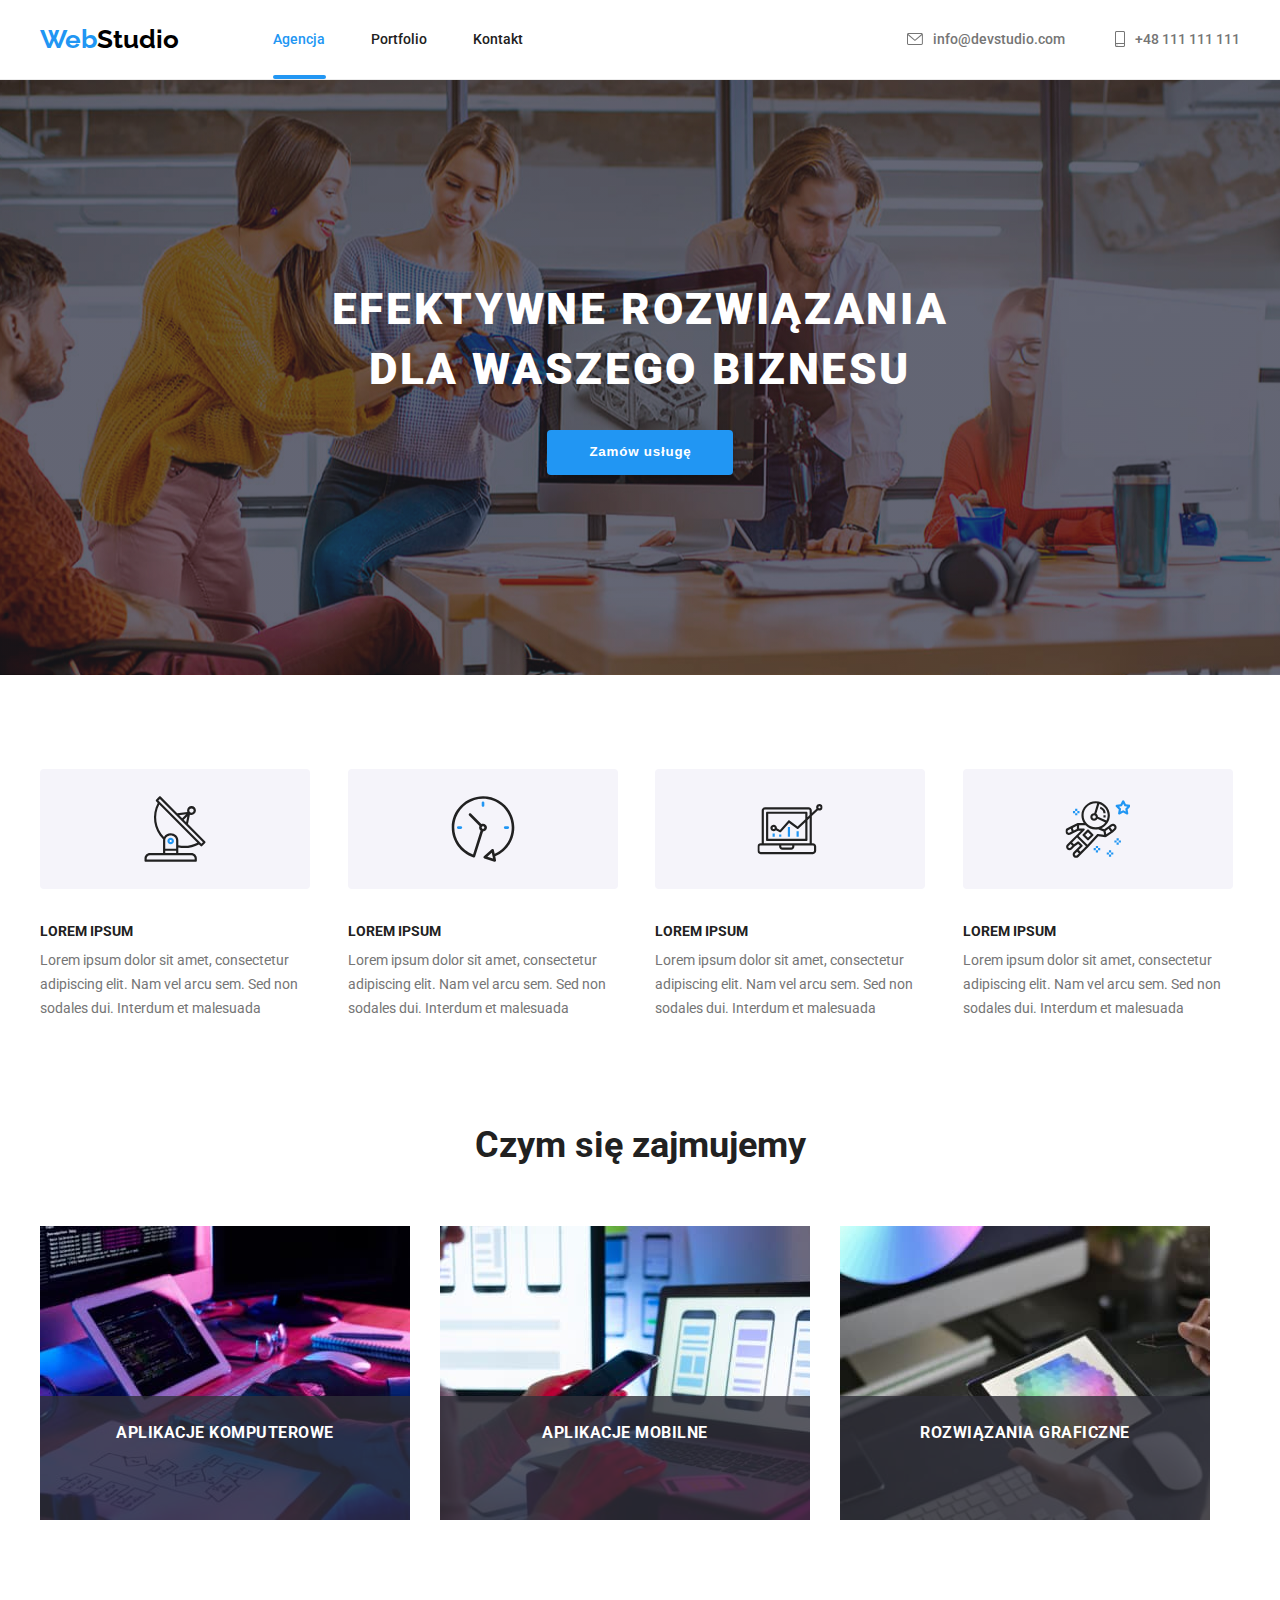
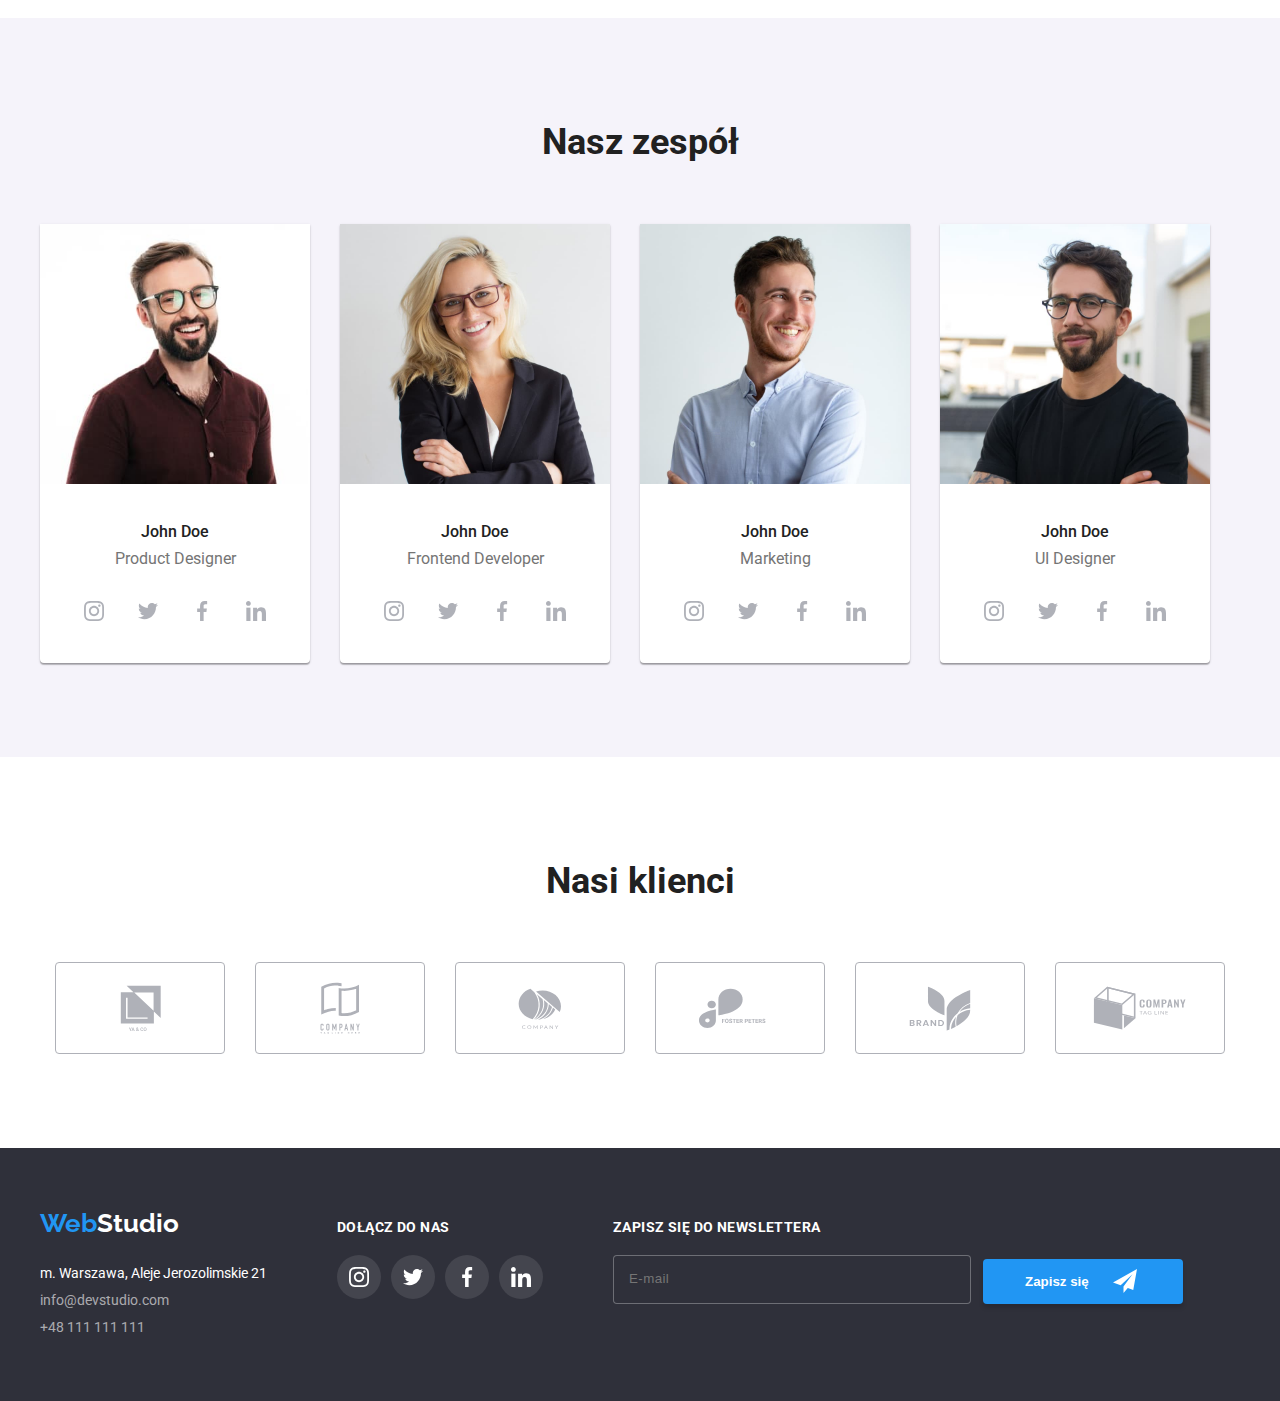
<file: index.html>
<!DOCTYPE html>
<html lang="pl">
  <head>
    <meta charset="UTF-8" />
    <meta http-equiv="X-UA-Compatible" content="IE=edge" />
    <meta name="viewport" content="width=device-width, initial-scale=1.0" />
    <title>EFEKTYWNE ROZWIĄZANIA DLA WASZEGO BIZNESU</title>
    <link
      rel="stylesheet"
      href="https://cdnjs.cloudflare.com/ajax/libs/modern-normalize/1.1.0/modern-normalize.min.css"
      integrity="sha512-wpPYUAdjBVSE4KJnH1VR1HeZfpl1ub8YT/NKx4PuQ5NmX2tKuGu6U/JRp5y+Y8XG2tV+wKQpNHVUX03MfMFn9Q=="
      crossorigin="anonymous"
      referrerpolicy="no-referrer"
    />
    <link rel="preconnect" href="https://fonts.googleapis.com" />
    <link rel="preconnect" href="https://fonts.gstatic.com" crossorigin />
    <link
      href="https://fonts.googleapis.com/css2?family=Raleway:wght@700&family=Roboto:wght@400;500;700;900&display=swap"
      rel="stylesheet"
    />
    <link rel="stylesheet" href="./css/styles.css" />
  </head>
  <body>
    <header class="header-border">
      <div class="container">
        <!-- menu-->
        <div class="header-top">
          <div class="logo-and-links">
            <a class="link logo" href="./index.html"
              ><span class="web-color">Web</span
              ><span class="studio-black">Studio</span></a
            >
            <div>
              <nav>
                <ul class="top-links">
                  <li class="link-style">
                    <a class="link agencja-link" href="./index.html"
                      ><span class="brand-color-link">Agencja</span></a
                    >
                  </li>
                  <li class="link-style">
                    <a class="link" href="./portfolio.html">Portfolio</a>
                  </li>
                  <li class="link-style">
                    <a class="link" href="#">Kontakt</a>
                  </li>
                </ul>
              </nav>
            </div>
          </div>

          <div class="top">
            <a class="link-contact" href="mailto:info@devstudio.com">
              <svg class="contact-icon" width="16" height="12">
                <use href="./images/icons.svg#icon-envelope"></use>
              </svg>
              <span>info@devstudio.com</span></a
            >

            <a class="link-contact" href="tel:+48111111111"
              ><svg class="contact-icon" width="10" height="16">
                <use href="./images/icons.svg#icon-smartphone"></use>
              </svg>
              <span>+48 111 111 111</span></a
            >
          </div>
        </div>
      </div>
    </header>
    <main>
      <section>
        <div class="main-header">
          <h1 class="title">EFEKTYWNE ROZWIĄZANIA DLA WASZEGO BIZNESU</h1>
          <button type="button" class="order-button" data-modal-open>
            Zamów usługę
          </button>
        </div>
        <div class="modal is-hidden" data-modal>
          <div class="window-modal">
            <p class="form-title">Zostaw swoje dane w formularzu poniżej</p>
            <button class="button-close" type="button" data-modal-close>
              <svg width="11" height="11">
                <use href="./images/icons.svg#icon-vv"></use>
              </svg>
            </button>
            <form class="contact-form" name="contact-form" autocomplete="on">
              <div class="input-class">
                <label for="name">Imię</label>
                <label class="input-box">
                  <svg width="12" height="12">
                    <use href="./images/icons.svg#icon-man"></use>
                  </svg>
                  <input class="input-form" id="name" type="text" name="name" />
                </label>
              </div>
              <div class="input-class">
                <label for="phone-number">Telefon</label>
                <label class="input-box">
                  <svg width="13" height="13">
                    <use href="./images/icons.svg#icon-icon-phone"></use>
                  </svg>
                  <input
                    class="input-form"
                    id="phone-number"
                    type="tel"
                    name="phone-number"
                  />
                </label>
              </div>
              <div class="input-class">
                <label for="email"> Email</label>
                <label class="input-box">
                  <svg class="" width="15" height="12">
                    <use href="./images/icons.svg#icon-icon-email"></use>
                  </svg>
                  <input
                    class="input-form"
                    id="email"
                    type="email"
                    name="email"
                  />
                </label>
              </div>
              <div class="input-class">
                <label for="comment"> Komentarz</label>
                <textarea
                  class="textarea-comment"
                  id="comment"
                  name="comment"
                  placeholder="Wprowadź tekst"
                ></textarea>
              </div>
              <div>
                <label class="agreement-form">
                  <input class="hidden-checkbox" type="checkbox" />
                  <div class="custom-checkbox">
                    <svg class="custom-checkbox-img" height="16px" width="16px">
                      <use href="./images/icons.svg#icon-checked"></use>
                    </svg>
                  </div>
                  <span class="agreement-text"
                    >Oświadczam iż akceptuję <a href="#">Regulamin</a> i
                    <a href="#">Politykę Prywatności.</a></span
                  >
                </label>
              </div>
              <button class="form-send-button" type="submit">Wyślij</button>
            </form>
          </div>
        </div>
      </section>
      <section class="section">
        <div class="container">
          <!-- sekcja lorem ipsum-->
          <ul class="lorem-list">
            <li>
              <svg class="our-adventages" width="65.43" height="70">
                <use href="./images/icons.svg#icon-antenna-1"></use>
              </svg>
              <h3 class="title-lorem-ipsum">LOREM IPSUM</h3>
              <p class="description-lorem-ipsum">
                Lorem ipsum dolor sit amet, consectetur adipiscing elit. Nam vel
                arcu sem. Sed non sodales dui. Interdum et malesuada
              </p>
            </li>
            <li>
              <svg class="our-adventages" width="65.43" height="70">
                <use href="./images/icons.svg#icon-clock-1"></use>
              </svg>
              <h3 class="title-lorem-ipsum">LOREM IPSUM</h3>
              <p class="description-lorem-ipsum">
                Lorem ipsum dolor sit amet, consectetur adipiscing elit. Nam vel
                arcu sem. Sed non sodales dui. Interdum et malesuada
              </p>
            </li>
            <li>
              <svg class="our-adventages" width="65.43" height="70">
                <use href="./images/icons.svg#icon-diagram-1"></use>
              </svg>
              <h3 class="title-lorem-ipsum">LOREM IPSUM</h3>
              <p class="description-lorem-ipsum">
                Lorem ipsum dolor sit amet, consectetur adipiscing elit. Nam vel
                arcu sem. Sed non sodales dui. Interdum et malesuada
              </p>
            </li>
            <li>
              <svg class="our-adventages" width="65.43" height="70">
                <use href="./images/icons.svg#icon-astronaut-1"></use>
              </svg>
              <h3 class="title-lorem-ipsum">LOREM IPSUM</h3>
              <p class="description-lorem-ipsum">
                Lorem ipsum dolor sit amet, consectetur adipiscing elit. Nam vel
                arcu sem. Sed non sodales dui. Interdum et malesuada
              </p>
            </li>
          </ul>
        </div>
      </section>
      <section class="section what-we-do">
        <div class="container">
          <!--Czym się zajmujemy-->
          <h2 class="headline">Czym się zajmujemy</h2>

          <ul class="lorem-list">
            <li>
              <div class="whatwedo-list">
                <img
                  src="images/typing-on-keyboard.jpg"
                  alt="Zdjęcie osoby pracującej przy biurku"
                  height="294"
                  width="370"
                />
                <p class="whatwedo-description">aplikacje komputerowe</p>
              </div>
            </li>
            <li>
              <div class="whatwedo-list">
                <img
                  src="images/typing-on-phone.jpg"
                  alt="Zdjęcie osoby siedzącej przy biurku z telefonem w ręku"
                  height="294"
                  width="370"
                />
                <p class="whatwedo-description">aplikacje mobilne</p>
              </div>
            </li>
            <li>
              <div class="whatwedo-list">
                <img
                  src="images/working-on-tablet.jpg"
                  alt="Zdjęcie osoby pracującej na tablecie"
                  height="294"
                  width="370"
                />
                <p class="whatwedo-description">rozwiązania graficzne</p>
              </div>
            </li>
          </ul>
        </div>
      </section>
      <section class="our-team-section section">
        <div class="container">
          <!--Sekcja Nasz zespół-->
          <h2 class="headline">Nasz zespół</h2>

          <ul class="team-list">
            <li>
              <figure class="box-team">
                <img
                  src="images/JohnDoe.jpg"
                  alt="Zdjęcie John Doe"
                  height="260"
                  width="270"
                />
                <figcaption>
                  <h3 class="name-surname">John Doe</h3>
                  <p class="description-team">Product Designer</p>
                  <div class="team-social-links-list">
                    <a class="team-social-link" href="#" target="_blank">
                      <svg width="20" height="20">
                        <use href="./images/icons.svg#icon-instagram-2"></use>
                      </svg>
                    </a>
                    <a class="team-social-link" href="#" target="_blank">
                      <svg width="20" height="20">
                        <use href="./images/icons.svg#icon-twitter-1"></use>
                      </svg>
                    </a>
                    <a class="team-social-link" href="#" target="_blank">
                      <svg width="20" height="20">
                        <use href="./images/icons.svg#icon-facebook-1"></use>
                      </svg>
                    </a>
                    <a class="team-social-link" href="#" target="_blank">
                      <svg width="20" height="20">
                        <use href="./images/icons.svg#icon-linkedin-1"></use>
                      </svg>
                    </a>
                  </div>
                </figcaption>
              </figure>
            </li>
            <li>
              <figure class="box-team">
                <img
                  src="images/JanettDoe.jpg"
                  alt="Zdjęcie John Doe"
                  height="260"
                  width="270"
                />
                <figcaption>
                  <h3 class="name-surname">John Doe</h3>
                  <p class="description-team">Frontend Developer</p>
                  <div class="team-social-links-list">
                    <a class="team-social-link" href="#" target="_blank">
                      <svg width="20" height="20">
                        <use href="./images/icons.svg#icon-instagram-2"></use>
                      </svg>
                    </a>
                    <a class="team-social-link" href="#" target="_blank">
                      <svg width="20" height="20">
                        <use href="./images/icons.svg#icon-twitter-1"></use>
                      </svg>
                    </a>
                    <a class="team-social-link" href="#" target="_blank">
                      <svg width="20" height="20">
                        <use href="./images/icons.svg#icon-facebook-1"></use>
                      </svg>
                    </a>
                    <a class="team-social-link" href="#" target="_blank">
                      <svg width="20" height="20">
                        <use href="./images/icons.svg#icon-linkedin-1"></use>
                      </svg>
                    </a>
                  </div>
                </figcaption>
              </figure>
            </li>
            <li>
              <figure class="box-team">
                <img
                  src="images/IanDoe.jpg"
                  alt="Zdjęcie John Doe"
                  height="260"
                  width="270"
                />
                <figcaption>
                  <h3 class="name-surname">John Doe</h3>
                  <p class="description-team">Marketing</p>
                  <div class="team-social-links-list">
                    <a class="team-social-link" href="#" target="_blank">
                      <svg width="20" height="20">
                        <use href="./images/icons.svg#icon-instagram-2"></use>
                      </svg>
                    </a>
                    <a class="team-social-link" href="#" target="_blank">
                      <svg width="20" height="20">
                        <use href="./images/icons.svg#icon-twitter-1"></use>
                      </svg>
                    </a>
                    <a class="team-social-link" href="#" target="_blank">
                      <svg width="20" height="20">
                        <use href="./images/icons.svg#icon-facebook-1"></use>
                      </svg>
                    </a>
                    <a class="team-social-link" href="#" target="_blank">
                      <svg width="20" height="20">
                        <use href="./images/icons.svg#icon-linkedin-1"></use>
                      </svg>
                    </a>
                  </div>
                </figcaption>
              </figure>
            </li>
            <li>
              <figure class="box-team">
                <img
                  src="images/FrankDoe.jpg"
                  alt="Zdjęcie John Doe"
                  height="260"
                  width="270"
                />
                <figcaption>
                  <h3 class="name-surname">John Doe</h3>
                  <p class="description-team">UI Designer</p>
                  <div class="team-social-links-list">
                    <a class="team-social-link" href="#" target="_blank">
                      <svg width="20" height="20">
                        <use href="./images/icons.svg#icon-instagram-2"></use>
                      </svg>
                    </a>
                    <a class="team-social-link" href="#" target="_blank">
                      <svg width="20" height="20">
                        <use href="./images/icons.svg#icon-twitter-1"></use>
                      </svg>
                    </a>
                    <a class="team-social-link" href="#" target="_blank">
                      <svg width="20" height="20">
                        <use href="./images/icons.svg#icon-facebook-1"></use>
                      </svg>
                    </a>
                    <a class="team-social-link" href="#" target="_blank">
                      <svg width="20" height="20">
                        <use href="./images/icons.svg#icon-linkedin-1"></use>
                      </svg>
                    </a>
                  </div>
                </figcaption>
              </figure>
            </li>
          </ul>
        </div>
      </section>
      <section class="section">
        <div class="container">
          <h2 class="headline">Nasi klienci</h2>
          <div class="our-clients-list">
            <a class="our-client-link" href="#" target="_blank">
              <svg width="41px" height="46.7px">
                <use href="./images/icons.svg#icon-yaco"></use>
              </svg>
            </a>
            <a class="our-client-link" href="#" target="_blank">
              <svg width="40px" height="52px">
                <use href="./images/icons.svg#icon-company"></use>
              </svg>
            </a>
            <a class="our-client-link" href="#" target="_blank">
              <svg width="43.46px" height="41.18px">
                <use href="./images/icons.svg#icon-company2"></use>
              </svg>
            </a>
            <a class="our-client-link" href="#" target="_blank">
              <svg width="84.44px" height="40.62px">
                <use href="./images/icons.svg#icon-fosterpeters"></use>
              </svg>
            </a>

            <a class="our-client-link" href="#" target="_blank">
              <svg width="62.54px" height="45.43px">
                <use href="./images/icons.svg#icon-brand"></use>
              </svg>
            </a>
            <a class="our-client-link" href="#" target="_blank">
              <svg width="93.79px" height="43.93px">
                <use href="./images/icons.svg#icon-company3"></use>
              </svg>
            </a>
          </div>
        </div>
      </section>
    </main>
    <footer>
      <div class="footer-style">
        <div class="container">
          <!-- stopka-->
          <div class="footer-left">
            <a class="link logo" href="./index.html"
              ><span class="web-color">Web</span
              ><span class="studio-white">Studio</span></a
            >
            <address class="address-style">
              <a
                class="link-white"
                href="https://goo.gl/maps/65fGwpyDX6Cznndh6"
                target="_blank"
                >m. Warszawa, Aleje Jerozolimskie 21</a
              >
              <br />
              <a class="link-grey" href="mailto:info@devstudio.com"
                >info@devstudio.com</a
              ><br />
              <a class="link-grey" href="tel:+48111111111">+48 111 111 111</a>
            </address>
          </div>
          <div class="footer-right">
            <h3 class="join-us">Dołącz do nas</h3>
            <div class="footer-social-links-list">
              <a class="footer-social-link" href="#" target="_blank">
                <svg width="20" height="20">
                  <use href="./images/icons.svg#icon-instagram-2"></use>
                </svg>
              </a>
              <a class="footer-social-link" href="#" target="_blank">
                <svg width="20" height="20">
                  <use href="./images/icons.svg#icon-twitter-1"></use>
                </svg>
              </a>
              <a class="footer-social-link" href="#" target="_blank">
                <svg width="20" height="20">
                  <use href="./images/icons.svg#icon-facebook-1"></use>
                </svg>
              </a>
              <a class="footer-social-link" href="#" target="_blank">
                <svg width="20" height="20">
                  <use href="./images/icons.svg#icon-linkedin-1"></use>
                </svg>
              </a>
            </div>
          </div>
          <div>
            <form name="newsletter" class="newsletter">
              <label class="footer-newsletter">
                <p class="footer-newsletter">Zapisz się do newslettera</p>
                <input
                  class="newsletter-input"
                  type="email"
                  name="mail"
                  placeholder="E-mail"
                />
              </label>
              <button class="newsletter-button" type="submit">
                <span>Zapisz się</span>
                <svg width="24" height="24">
                  <use href="./images/icons.svg#icon-icon-send"></use>
                </svg>
              </button>
            </form>
          </div>
        </div>
      </div>
    </footer>
    <script src="./js/modal.js"></script>
  </body>
</html>
</file>
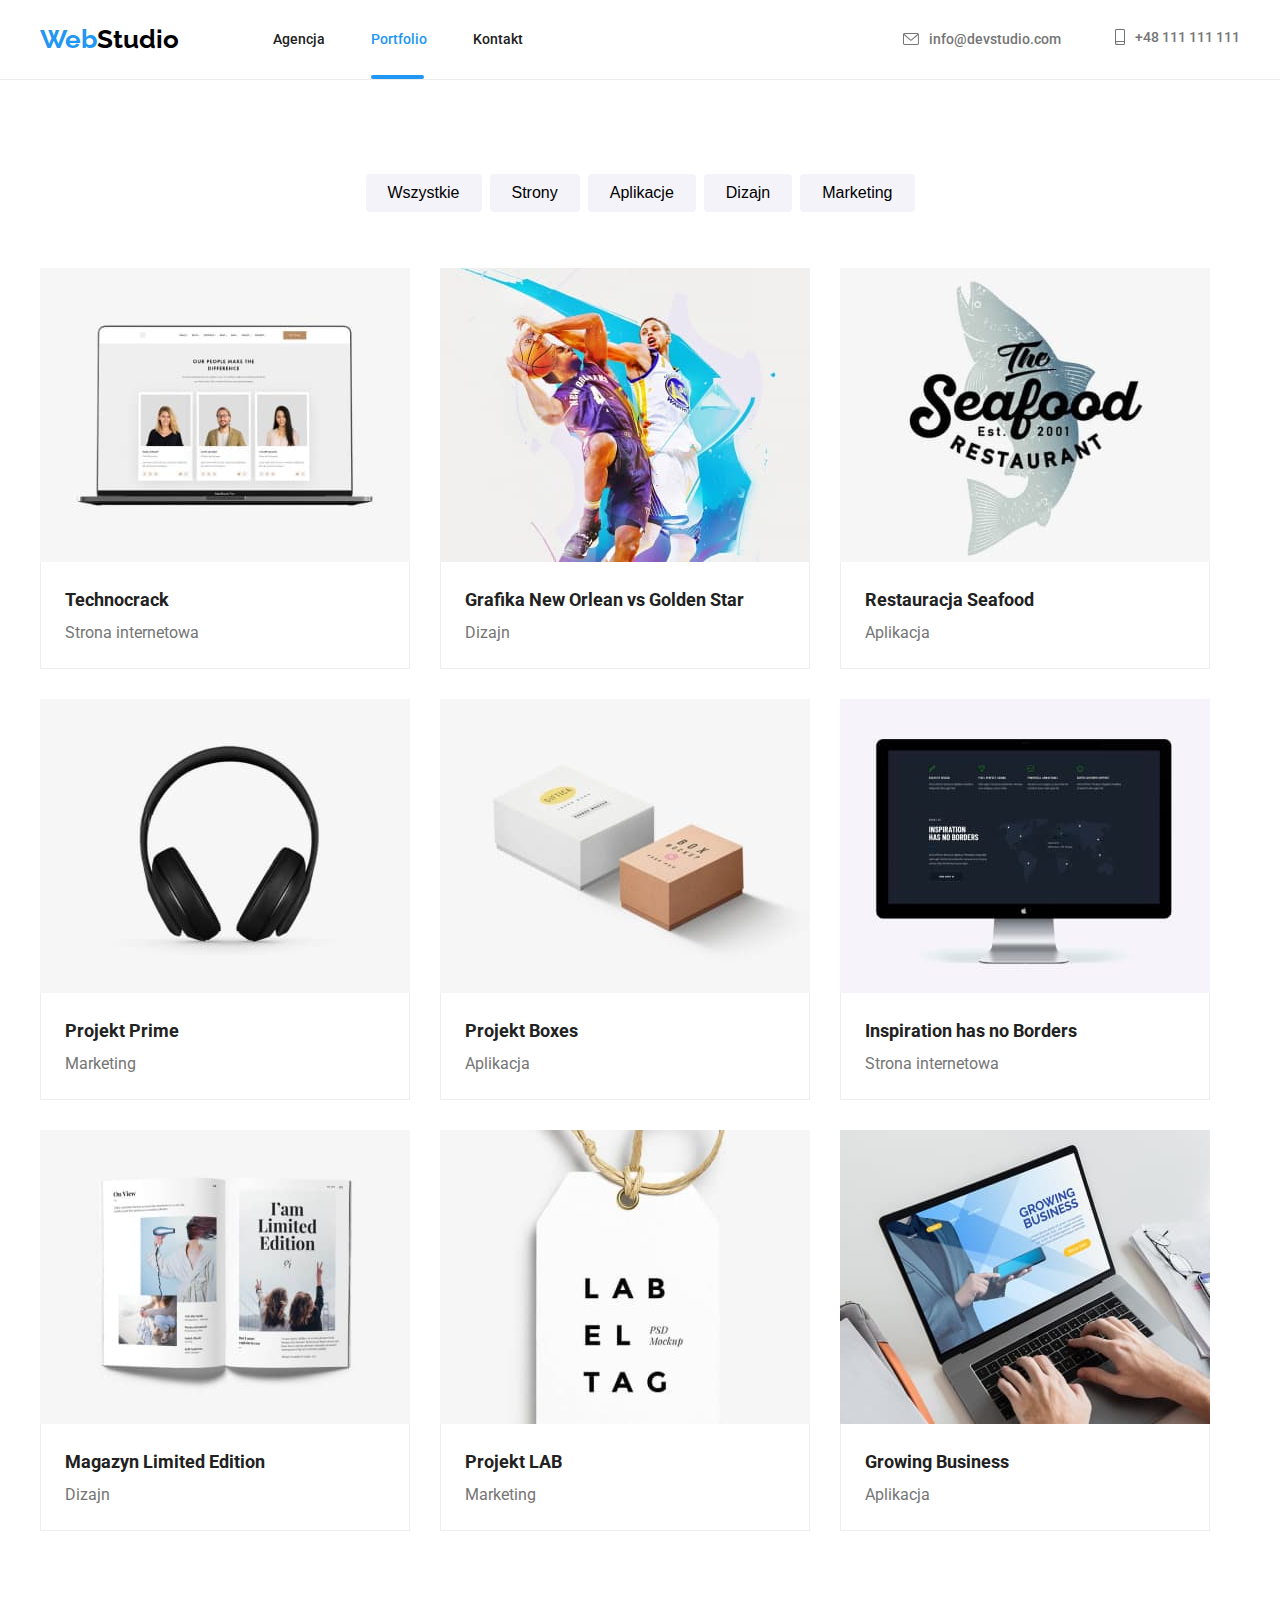
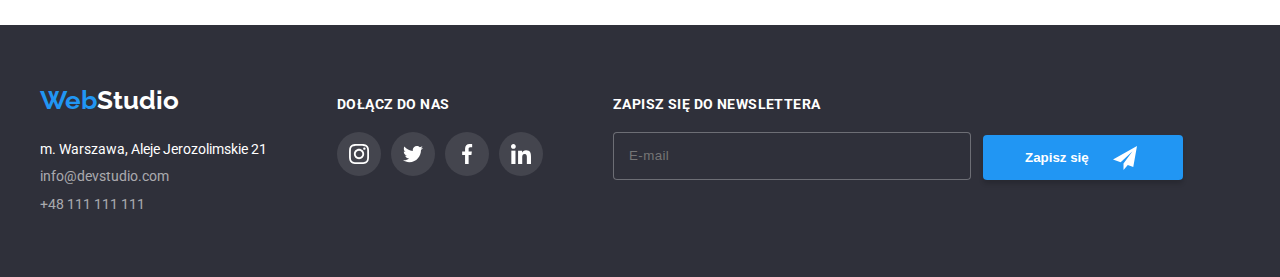
<file: portfolio.html>
<!DOCTYPE html>
<html lang="pl">
  <head>
    <meta charset="UTF-8" />
    <meta http-equiv="X-UA-Compatible" content="IE=edge" />
    <meta name="viewport" content="width=device-width, initial-scale=1.0" />
    <title>PORTFOLIO</title>
    <link
      rel="stylesheet"
      href="https://cdnjs.cloudflare.com/ajax/libs/modern-normalize/1.1.0/modern-normalize.min.css"
      integrity="sha512-wpPYUAdjBVSE4KJnH1VR1HeZfpl1ub8YT/NKx4PuQ5NmX2tKuGu6U/JRp5y+Y8XG2tV+wKQpNHVUX03MfMFn9Q=="
      crossorigin="anonymous"
      referrerpolicy="no-referrer"
    />
    <link rel="preconnect" href="https://fonts.googleapis.com" />
    <link rel="preconnect" href="https://fonts.gstatic.com" crossorigin />
    <link
      href="https://fonts.googleapis.com/css2?family=Raleway:wght@700&family=Roboto:wght@400;500;700;900&display=swap"
      rel="stylesheet"
    />
    <link rel="stylesheet" href="./css/styles.css" />
  </head>

  <body>
    <header class="header-border">
      <div class="container">
        <!-- menu-->
        <div class="header-top">
          <div class="logo-and-links">
            <a class="link logo" href="./index.html"
              ><span class="web-color">Web</span
              ><span class="studio-black">Studio</span></a
            >
            <div>
              <nav>
                <ul class="top-links">
                  <li class="link-style">
                    <a class="link" href="./index.html">Agencja</a>
                  </li>
                  <li class="link-style">
                    <a class="link portfolio-link" href="./portfolio.html"
                      ><span class="brand-color-link">Portfolio</span></a
                    >
                  </li>
                  <li class="link-style">
                    <a class="link" href="#">Kontakt</a>
                  </li>
                </ul>
              </nav>
            </div>
          </div>

          <div>
            <a class="link-contact" href="mailto:info@devstudio.com">
              <svg class="contact-icon" width="16" height="12">
                <use href="./images/icons.svg#icon-envelope"></use>
              </svg>
              info@devstudio.com</a
            >

            <a class="link-contact" href="tel:+48111111111"
              ><svg class="contact-icon" width="10" height="16">
                <use href="./images/icons.svg#icon-smartphone"></use>
              </svg>
              +48 111 111 111</a
            >
          </div>
        </div>
      </div>
    </header>
    <main>
      <section class="filters section">
        <div class="container">
          <ul class="filter-list">
            <li>
              <button class="filter-button" type="button">Wszystkie</button>
            </li>
            <li>
              <button class="filter-button" type="button">Strony</button>
            </li>
            <li>
              <button class="filter-button" type="button">Aplikacje</button>
            </li>
            <li>
              <button class="filter-button" type="button">Dizajn</button>
            </li>
            <li>
              <button class="filter-button" type="button">Marketing</button>
            </li>
          </ul>
        </div>
        <div class="container">
          <ul class="portfolio-list">
            <li tabindex="0">
              <figure>
                <div class="portfolio-overlay">
                  <img
                    src="./images/technocrack.jpg"
                    alt="Zdjęcie przedstawiające MacBook Pro na białym tle z wyświetlą stroną internetową"
                    width="370"
                    height="294"
                  />
                  <p class="overlay-description">
                    Technocrack jest popularną platformą wykorzystywaną do
                    rozpowszechniania koronawirusa. Firmy wykorzystują tę
                    platformę do celów szpiegowskich i ataków na
                    niezabezpieczone serwery konkurencji
                  </p>
                </div>
                <figcaption class="item-box">
                  <h3 class="product-name">Technocrack</h3>
                  <p class="product-description">Strona internetowa</p>
                </figcaption>
              </figure>
            </li>
            <li tabindex="0">
              <figure>
                <div class="portfolio-overlay">
                  <img
                    src="./images/goldenstar.jpg"
                    alt="Grafika przedstawiajaca dwóch koszykarzy w walce o piłkę"
                    width="370"
                    height="294"
                  />
                  <p class="overlay-description">
                    Technocrack jest popularną platformą wykorzystywaną do
                    rozpowszechniania koronawirusa. Firmy wykorzystują tę
                    platformę do celów szpiegowskich i ataków na
                    niezabezpieczone serwery konkurencji
                  </p>
                </div>
                <figcaption class="item-box">
                  <h3 class="product-name">
                    Grafika New Orlean vs Golden Star
                  </h3>
                  <p class="product-description">Dizajn</p>
                </figcaption>
              </figure>
            </li>
            <li tabindex="0">
              <figure>
                <div class="portfolio-overlay">
                  <img
                    src="./images/seafood.jpg"
                    alt="Grafika przedstawiająca logo restauracji z owocami morza"
                    width="370"
                    height="294"
                  />
                  <p class="overlay-description">
                    Technocrack jest popularną platformą wykorzystywaną do
                    rozpowszechniania koronawirusa. Firmy wykorzystują tę
                    platformę do celów szpiegowskich i ataków na
                    niezabezpieczone serwery konkurencji
                  </p>
                </div>
                <figcaption class="item-box">
                  <h3 class="product-name">Restauracja Seafood</h3>
                  <p class="product-description">Aplikacja</p>
                </figcaption>
              </figure>
            </li>
            <li tabindex="0">
              <figure>
                <div class="portfolio-overlay">
                  <img
                    src="./images/project-prime.jpg"
                    alt="Zdjęcie przedstawiające czarne słuchawki nauszne na białym tle"
                    width="370"
                    height="294"
                  />
                  <p class="overlay-description">
                    Technocrack jest popularną platformą wykorzystywaną do
                    rozpowszechniania koronawirusa. Firmy wykorzystują tę
                    platformę do celów szpiegowskich i ataków na
                    niezabezpieczone serwery konkurencji
                  </p>
                </div>
                <figcaption class="item-box">
                  <h3 class="product-name">Projekt Prime</h3>
                  <p class="product-description">Marketing</p>
                </figcaption>
              </figure>
            </li>
            <li tabindex="0">
              <figure>
                <div class="portfolio-overlay">
                  <img
                    src="./images/projekt-boxes.jpg"
                    alt="Zdjęcie przestawiające dwa niewielkie pudełka na białym tle"
                    width="370"
                    height="294"
                  />
                  <p class="overlay-description">
                    Technocrack jest popularną platformą wykorzystywaną do
                    rozpowszechniania koronawirusa. Firmy wykorzystują tę
                    platformę do celów szpiegowskich i ataków na
                    niezabezpieczone serwery konkurencji
                  </p>
                </div>
                <figcaption class="item-box">
                  <h3 class="product-name">Projekt Boxes</h3>
                  <p class="product-description">Aplikacja</p>
                </figcaption>
              </figure>
            </li>
            <li tabindex="0">
              <figure>
                <div class="portfolio-overlay">
                  <img
                    src="./images/no-borders.jpg"
                    alt="Zdjęcie przedstawia ekran z wyświetloną stroną internetową"
                    width="370"
                    height="294"
                  />
                  <p class="overlay-description">
                    Technocrack jest popularną platformą wykorzystywaną do
                    rozpowszechniania koronawirusa. Firmy wykorzystują tę
                    platformę do celów szpiegowskich i ataków na
                    niezabezpieczone serwery konkurencji
                  </p>
                </div>
                <figcaption class="item-box">
                  <h3 class="product-name">Inspiration has no Borders</h3>
                  <p class="product-description">Strona internetowa</p>
                </figcaption>
              </figure>
            </li>
            <li tabindex="0">
              <figure>
                <div class="portfolio-overlay">
                  <img
                    src="./images/magazyn-limited.jpg"
                    alt="Zdjęcie przesdstawia otwarty magazyn Limited Edition"
                    width="370"
                    height="294"
                  />
                  <p class="overlay-description">
                    Technocrack jest popularną platformą wykorzystywaną do
                    rozpowszechniania koronawirusa. Firmy wykorzystują tę
                    platformę do celów szpiegowskich i ataków na
                    niezabezpieczone serwery konkurencji
                  </p>
                </div>
                <figcaption class="item-box">
                  <h3 class="product-name">Magazyn Limited Edition</h3>
                  <p class="product-description">Dizajn</p>
                </figcaption>
              </figure>
            </li>
            <li tabindex="0">
              <figure>
                <div class="portfolio-overlay">
                  <img
                    src="./images/projekt-lab.jpg"
                    alt="Zdjęcie przedstawia ozdobną etykietę na białym tle"
                    width="370"
                    height="294"
                  />
                  <p class="overlay-description">
                    Technocrack jest popularną platformą wykorzystywaną do
                    rozpowszechniania koronawirusa. Firmy wykorzystują tę
                    platformę do celów szpiegowskich i ataków na
                    niezabezpieczone serwery konkurencji
                  </p>
                </div>
                <figcaption class="item-box">
                  <h3 class="product-name">Projekt LAB</h3>
                  <p class="product-description">Marketing</p>
                </figcaption>
              </figure>
            </li>
            <li tabindex="0">
              <figure>
                <div class="portfolio-overlay">
                  <img
                    src="./images/gowing-business.jpg"
                    alt="Zdjęcie przedstawia osobę piszącą na komputerze, na którym wyświetlona jest aplikacja Growing Business"
                    width="370"
                    height="294"
                  />
                  <p class="overlay-description">
                    Technocrack jest popularną platformą wykorzystywaną do
                    rozpowszechniania koronawirusa. Firmy wykorzystują tę
                    platformę do celów szpiegowskich i ataków na
                    niezabezpieczone serwery konkurencji
                  </p>
                </div>
                <figcaption class="item-box">
                  <h3 class="product-name">Growing Business</h3>
                  <p class="product-description">Aplikacja</p>
                </figcaption>
              </figure>
            </li>
          </ul>
        </div>
      </section>
    </main>
    <footer>
      <div class="footer-style">
        <div class="container">
          <!-- stopka-->
          <div class="footer-left">
            <a class="link logo" href="./index.html"
              ><span class="web-color">Web</span
              ><span class="studio-white">Studio</span></a
            >
            <address class="address-style">
              <a
                class="link-white"
                href="https://goo.gl/maps/65fGwpyDX6Cznndh6"
                target="_blank"
                >m. Warszawa, Aleje Jerozolimskie 21</a
              >
              <br />
              <a class="link-grey" href="mailto:info@devstudio.com"
                >info@devstudio.com</a
              ><br />
              <a class="link-grey" href="tel:+48111111111">+48 111 111 111</a>
            </address>
          </div>
          <div class="footer-right">
            <h3 class="join-us">Dołącz do nas</h3>
            <div class="footer-social-links-list">
              <a class="footer-social-link" href="#" target="_blank">
                <svg width="20" height="20">
                  <use href="./images/icons.svg#icon-instagram-2"></use>
                </svg>
              </a>
              <a class="footer-social-link" href="#" target="_blank">
                <svg width="20" height="20">
                  <use href="./images/icons.svg#icon-twitter-1"></use>
                </svg>
              </a>
              <a class="footer-social-link" href="#" target="_blank">
                <svg width="20" height="20">
                  <use href="./images/icons.svg#icon-facebook-1"></use>
                </svg>
              </a>
              <a class="footer-social-link" href="#" target="_blank">
                <svg width="20" height="20">
                  <use href="./images/icons.svg#icon-linkedin-1"></use>
                </svg>
              </a>
            </div>
          </div>
          <div>
            <form name="newsletter" class="newsletter">
              <label class="footer-newsletter">
                <p class="footer-newsletter">Zapisz się do newslettera</p>
                <input
                  class="newsletter-input"
                  type="email"
                  name="mail"
                  placeholder="E-mail"
                />
              </label>
              <button class="newsletter-button" type="submit">
                <span>Zapisz się</span>
                <svg width="24" height="24">
                  <use href="./images/icons.svg#icon-icon-send"></use>
                </svg>
              </button>
            </form>
          </div>
        </div>
      </div>
    </footer>
    <script src="./js/modal.js"></script>
  </body>
</html>
</file>
<file: css/styles.css>
:root {
  --brand-color: #2196f3;
  --normal-color: #212121;
  --background-color: #f5f3fa;
  --background-white: #fff;
  --link-white-transparency: rgba(255, 255, 255, 0.6);
  --grey: #757575;
  --black: #000;
  --main-background: #2f303a;
  --border-color: #ececec;
  --border-item-box: #eee;
}

body {
  font-family: "Roboto", sans-serif;
  color: #212121;
}

* {
  margin: 0;
  padding: 0;
}

.container {
  width: 100%;
  max-width: 1200px;
  margin: 0 auto;
  padding: 0 15px;
}

.top {
  display: flex;
}
.header-top {
  display: flex;
  justify-content: space-between;
  align-items: center;
  padding: 24px 0 25px 0;
}
.header-border {
  border-bottom: 1px solid var(--border-color);
}
.link-style:first-child {
  margin-left: 0px;
}
.link-style:last-child {
  margin-right: 0px;
}

.top-links {
  display: flex;
  margin-left: 94px;
  transition: color 250ms cubic-bezier(0.4, 0, 0.2, 1);
}

.portfolio-link::after {
  content: "";
  background-color: var(--brand-color);
  width: 53px;
  height: 4px;
  border-radius: 2px;
  display: block;
  margin-top: 28px;
  position: absolute;
}

.agencja-link::after {
  content: "";
  background-color: var(--brand-color);
  width: 53px;
  height: 4px;
  border-radius: 2px;
  display: block;
  margin-top: 28px;
  position: absolute;
}

.logo-and-links {
  display: flex;
  align-items: center;
}

.title-lorem-ipsum {
  padding-bottom: 10px;
  font-size: 14px;
}

h1,
h2,
h3,
p,
ul {
  margin: 0;
  padding: 0;
  border: 0;
  list-style-type: none;
}

.filter-button {
  font-weight: 500;
  font-size: 16px;
  background-color: var(--background-color);
  cursor: pointer;
  line-height: 1.62;
  border: none;
  border-radius: 4px;
  padding: 6px 22px 6px 22px;
  transition: background-color 250ms cubic-bezier(0.4, 0, 0.2, 1),
    color 250ms cubic-bezier(0.4, 0, 0.2, 1),
    box-shadow 250ms cubic-bezier(0.4, 0, 0.2, 1);
}

.filter-button:is(:hover, :focus) {
  background-color: var(--brand-color);
  color: var(--background-white);
  box-shadow: 0px 3px 1px rgba(0, 0, 0, 0.1), 0px 1px 2px rgba(0, 0, 0, 0.08),
    0px 2px 2px rgba(0, 0, 0, 0.12);
}

.filter-list {
  display: flex;
  gap: 8px;
  justify-content: center;
}

.portfolio-list {
  display: flex;
  flex-wrap: wrap;
  gap: 30px;
  padding-top: 56px;
}

.item-box {
  border-left: 1px solid var(--border-item-box);
  border-bottom: 1px solid var(--border-item-box);
  border-right: 1px solid var(--border-item-box);
  padding: 20px 24px;
}
.link {
  text-decoration: none;
  color: var(--normal-color);
  transition: color 250ms cubic-bezier(0.4, 0, 0.2, 1);
}
.link-white {
  color: var(--background-white);
  text-decoration: none;
  font-size: 14px;
}
.link-grey {
  color: var(--link-white-transparency);
  text-decoration: none;
  font-size: 14px;
  transition: color 250ms cubic-bezier(0.4, 0, 0.2, 1);
}
.link-contact {
  text-decoration: none;
  color: var(--grey);
  font-weight: 500;
  font-size: 14px;
  line-height: 1.17;
  margin: 0 25px;
  fill: currentColor;
  display: inline-flex;
  justify-content: baseline;
  align-items: center;
  transition: color 250ms cubic-bezier(0.4, 0, 0.2, 1);
}

.link-contact:first-child {
  margin-left: 0;
}
.link-contact:last-child {
  margin-right: 0;
}

.link:is(:hover, :focus) {
  color: var(--brand-color);
}

.top-links:is(:hover, :focus) {
  color: var(--brand-color);
}

.link-grey:is(:hover, :focus) {
  color: var(--brand-color);
}

.link-contact:is(:hover, :focus) {
  color: var(--brand-color);
}

.contact-icon {
  margin-right: 10px;
}

.link-style {
  font-weight: 500;
  font-size: 14px;
  line-height: 1.17;
  margin: 0 23px;
}

.logo {
  font-weight: 700;
  font-size: 26px;
  font-family: "Raleway", sans-serif;
  line-height: 1.17;
}

.studio-black {
  color: var(--black);
}

.studio-white {
  color: var(--background-white);
}

.web-color {
  color: var(--brand-color);
}

.main-header {
  display: flex;
  flex-flow: column wrap;
  align-items: center;
  padding-top: 200px;
  padding-bottom: 200px;
  background-color: var(--main-background);
  background-image: linear-gradient(
      rgba(47, 48, 58, 0.4),
      rgba(47, 48, 58, 0.4)
    ),
    url("../images/background.jpg");
  background-repeat: no-repeat;
  background-position: center;
  /* max-width: 1600px; */
}
.our-adventages {
  background-color: rgba(245, 244, 250, 1);
  border-radius: 4px;
  box-sizing: content-box;
  padding: 25px 102.34px;
  margin-bottom: 30px;
}

.team-social-links-list {
  display: flex;
  gap: 10px;
  justify-content: center;
  align-items: center;
  margin-top: 16px;
}

.team-social-link {
  fill: #afb1b8;
  display: flex;
  justify-content: center;
  align-items: center;
  padding: 12;
  width: 44px;
  height: 44px;
  transition: fill 250ms cubic-bezier(0.4, 0, 0.2, 1),
    background-color 250ms cubic-bezier(0.4, 0, 0.2, 1);
  border-radius: 50%;
}

.team-social-link:is(:hover, :focus) {
  fill: var(--background-white);
  background-color: var(--brand-color);
}

.title {
  font-weight: 900;
  font-size: 44px;
  color: var(--background-white);
  text-align: center;
  line-height: 1.36;
  letter-spacing: 0.06em;
  margin: 0 auto;
  max-width: 696px;
}

.order-button {
  background-color: var(--brand-color);
  font-weight: 700;
  color: var(--background-white);
  box-shadow: 0px 4px 4px rgba(0, 0, 0, 0.15);
  line-height: 1.875;
  letter-spacing: 0.06em;
  border-radius: 4px;
  cursor: pointer;
  border: none;
  border-radius: 4px;
  padding: 10px 41px 10px 42px;
  margin-top: 30px;
}

.is-hidden {
  pointer-events: none;
  visibility: hidden;
  opacity: 0;
}

.is-hidden .modal {
  transform: scale(0);
}

.modal {
  background-color: rgba(0, 0, 0, 0.2);
  position: fixed;
  z-index: 1;
  top: 0;
  bottom: 0;
  left: 0;
  right: 0;
  transform: scale(1);
  transition: 0.2s ease-in;
}

.button-close {
  position: absolute;
  box-sizing: border-box;
  cursor: pointer;
  top: 8px;
  right: 8px;
  background-color: var(--background-white);
  border-radius: 50%;
  border: 1px solid rgba(0, 0, 0, 0.1);
  width: 30px;
  height: 30px;
  display: flex;
  justify-content: center;
  align-items: center;
}

.window-modal {
  background-color: var(--background-white);
  position: absolute;
  width: 528px;
  height: 581px;
  border-radius: 4px;
  box-shadow: 0px 1px 3px rgba(0, 0, 0, 0.12), 0px 1px 1px rgba(0, 0, 0, 0.14),
    0px 2px 1px rgba(0, 0, 0, 0.2);
  top: 50%;
  left: 50%;
  transform: translate(-50%, -50%);
  padding: 40px;
}

.form-title {
  font-weight: 700;
  font-size: 20px;
  line-height: 23px;
  text-align: center;
  letter-spacing: 0.03em;
  color: var(--normal-color);
  margin-bottom: 12px;
}

.input-box {
  border: 1px solid rgba(33, 33, 33, 0.2);
  border-radius: 4px;
  width: 448px;
  height: 40px;
  display: flex;
  align-items: center;
  transition: border-color 250ms cubic-bezier(0.4, 0, 0.2, 1),
    fill 250ms cubic-bezier(0.4, 0, 0.2, 1);
}

.input-box:focus-within {
  border-color: var(--brand-color);
  fill: var(--brand-color);
}

.input-box > svg {
  margin: 0 15px;
}

.input-class {
  display: flex;
  flex-direction: column;
  gap: 4px;
}

.input-class > label {
  font-size: 12px;
  line-height: 14px;
  letter-spacing: 0.01em;
  color: #757575;
}

.input-form {
  outline: none;
  border: none;
}

.contact-form > input {
  margin-bottom: 10px;
}

.contact-form {
  display: flex;
  flex-direction: column;
  gap: 10px;
}

.textarea-comment {
  resize: none;
  width: 448px;
  height: 120px;
  padding: 12px 16px;
  outline: none;
  border: 1px solid rgba(33, 33, 33, 0.2);
  border-radius: 4px;
  margin-bottom: 20px;
  transition: border-color 250ms cubic-bezier(0.4, 0, 0.2, 1);
}

.textarea-comment:focus {
  border-color: var(--brand-color);
}

.textarea-comment::placeholder {
  font-size: 12px;
  line-height: 14px;
  letter-spacing: 0.01em;
  color: rgba(117, 117, 117, 0.5);
}

.hidden-checkbox {
  display: none;
}

.custom-checkbox {
  position: relative;
  border: 2px solid #212121;
  width: 16px;
  height: 15px;
  border-radius: 2px;
}

.custom-checkbox-img {
  position: absolute;
  top: -2.5px;
  left: -2px;
  opacity: 0;
  transition: 250ms cubic-bezier(0.4, 0, 0.2, 1);
}

.hidden-checkbox:checked ~ .custom-checkbox > .custom-checkbox-img {
  opacity: 1;
}

.agreement-form {
  display: flex;
  align-items: center;
  gap: 8px;
  margin-bottom: -10px;
}

.agreement-text {
  line-height: 1.71;
  letter-spacing: 0.03em;
  color: #757575;
  font-size: 14px;
  margin-bottom: 0;
}

.agreement-text > a {
  color: var(--brand-color);
}

.form-send-button {
  width: 200px;
  height: 50px;
  background: var(--brand-color);
  box-shadow: 0px 4px 4px rgba(0, 0, 0, 0.15);
  border-radius: 4px;
  font-weight: 700;
  font-size: 16px;
  line-height: 1.88;
  letter-spacing: 0.06em;
  color: var(--background-white);
  margin: 30px auto;
  border: none;
}

.what-we-do {
  margin-top: -94px;
}

.headline {
  font-weight: 700;
  color: var(--normal-color);
  font-size: 36px;
  line-height: 1.71;
  text-align: center;
  padding-bottom: 50px;
}
.lorem-ipsum {
  font-weight: 700;
  color: var(--normal-color);
  font-size: 14px;
  line-height: 1.14;
}
.name-surname {
  font-weight: 500;
  font-size: 16px;
  color: var(--normal-color);
  line-height: 1.71;
  text-align: center;
}
.our-team-section {
  background-color: var(--background-color);
}

.team-list {
  display: flex;
  gap: 30px;
  max-width: 1170px;
}
.box-team {
  box-shadow: 0px 1px 3px rgba(0, 0, 0, 0.12), 0px 1px 1px rgba(0, 0, 0, 0.14),
    0px 2px 1px rgba(0, 0, 0, 0.2);
  border-radius: 0px 0px 4px 4px;
  background-color: var(--background-white);
  padding-bottom: 30px;
}

.box-team > img {
  padding-bottom: 30px;
  box-sizing: content-box;
}

.section {
  padding: 94px 0;
}

.lorem-list {
  display: flex;
  gap: 30px;
}

.whatwedo-list {
  position: relative;
  display: inline-flex;
}

.whatwedo-description {
  font-weight: 700;
  text-transform: uppercase;
  letter-spacing: 0.03em;
  text-align: center;
  color: var(--background-white);
  position: absolute;
  background-color: rgba(47, 48, 58, 0.8);
  bottom: 0;
  left: 0;
  right: 0;
  height: 70px;
  padding: 27px;
}

.description-lorem-ipsum {
  color: var(--grey);
  font-size: 14px;
  line-height: 1.71;
}

.description-team {
  color: var(--grey);
  font-size: 16px;
  line-height: 1.71;
  text-align: center;
}
.footer-style {
  background-color: var(--main-background);
  padding: 60px 0 60px 0;
  transition: background-color 250ms cubic-bezier(0.4, 0, 0.2, 1);
}

.address-style {
  font-style: normal;
  line-height: 1.71;
  padding-top: 20px;
}

.product-name {
  font-weight: 700;
  font-size: 18px;
  color: var(--normal-color);
  line-height: 2;
}

.product-description {
  font-size: 16px;
  color: var(--grey);
  line-height: 1.86;
}

.join-us {
  font-weight: 700;
  text-transform: uppercase;
  font-size: 14px;
  color: var(--background-white);
  letter-spacing: 0.03em;
}

.footer-style > .container {
  display: flex;
  gap: 70px;
  align-items: baseline;
}

.footer-social-links-list {
  display: flex;
  gap: 10px;
  justify-content: center;
  align-items: center;
  margin-top: 20px;
}

.footer-social-link {
  fill: var(--background-white);
  display: flex;
  justify-content: center;
  align-items: center;
  padding: 12;
  width: 44px;
  height: 44px;
  background-color: rgba(255, 255, 255, 0.1);
  border-radius: 50%;
  transition: background-color 250ms cubic-bezier(0.4, 0, 0.2, 1);
}

.footer-social-link:is(:hover, :focus) {
  background-color: var(--brand-color);
  border-radius: 50%;
}

.our-client-link {
  box-sizing: border-box;
  width: 170px;
  height: 92px;
  display: flex;
  justify-content: center;
  align-items: center;
  fill: #afb1b8;
  border: 1px solid #afb1b8;
  border-radius: 4px;
  transition: fill 250ms cubic-bezier(0.4, 0, 0.2, 1),
    border 250ms cubic-bezier(0.4, 0, 0.2, 1);
}

.our-clients-list {
  display: flex;
  justify-content: center;
  align-items: center;
  gap: 30px;
}

.our-client-link:is(:hover, :focus) {
  fill: var(--brand-color);
  border: 1px solid var(--brand-color);
}

.portfolio-list > li:is(:hover, :focus) {
  box-shadow: 0px 1px 1px rgba(0, 0, 0, 0.12), 0px 4px 4px rgba(0, 0, 0, 0.06),
    1px 4px 6px rgba(0, 0, 0, 0.16);
}

.portfolio-list > li {
  transition: box-shadow 250ms cubic-bezier(0.4, 0, 0.2, 1);
}

.portfolio-overlay {
  position: relative;
  overflow: hidden;
}

.portfolio-list > li:is(:hover, :focus) .overlay-description {
  transform: translateY(0);
}

.overlay-description {
  position: absolute;
  font-size: 18px;
  letter-spacing: 0.03em;
  font-weight: 400;
  display: flex;
  align-items: center;
  padding: 49px 45px 49px 24px;
  line-height: 1.56;
  color: var(--background-white);
  top: 0;
  left: 0;
  bottom: 0;
  right: 0;
  background-color: rgba(33, 150, 243, 0.9);
  transform: translateY(100%);
  transition: transform 250ms cubic-bezier(0.4, 0, 0.2, 1);
}

.portfolio-overlay > img {
  display: block;
}

.brand-color-link {
  color: var(--brand-color);
}

.newsletter-input {
  padding: 15px;
  margin-top: 20px;
  background-color: var(--main-background);
  box-sizing: border-box;
  border: 1px solid rgba(255, 255, 255, 0.3);
  border-radius: 4px;
  color: rgba(255, 255, 255, 0.6);
  line-height: 1.25;
  letter-spacing: 0.03em;
  width: 358px;
  margin-right: 12px;
  outline: none;
  transition: border-color 250ms cubic-bezier(0.4, 0, 0.2, 1);
}

.newsletter-input:focus-within {
  border-color: var(--brand-color);
}

.footer-newsletter {
  font-weight: 700;
  text-transform: uppercase;
  font-size: 14px;
  color: var(--background-white);
  letter-spacing: 0.03em;
}

.newsletter-button {
  box-sizing: border-box;
  background-color: var(--brand-color);
  width: 200px;
  padding: 10px 28px 10px 42px;
  box-shadow: 0px 4px 4px rgba(0, 0, 0, 0.15);
  border-radius: 4px;
  font-weight: 700;
  line-height: 1.88;
  color: var(--background-white);
  border: none;
  display: inline-flex;
  align-items: center;
  gap: 24px;
  cursor: pointer;
}

.newsletter {
  display: inline-flex;
  align-items: flex-end;
}
</file>
